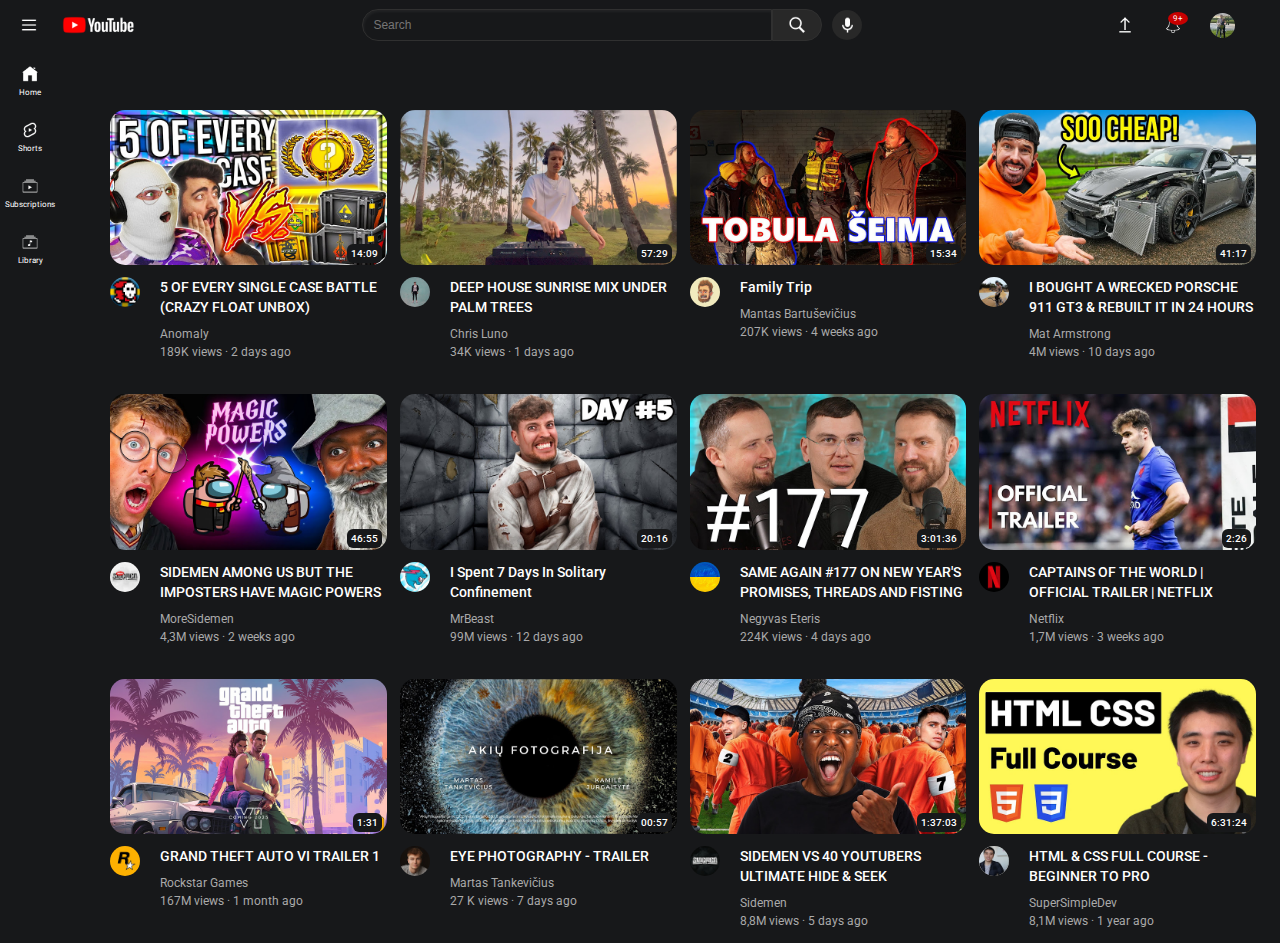
<file: html/index.html>
<!DOCTYPE html>

<html>
  <head>
    
    <link rel="icon" href="../favicon/yt title logo.jpg" type="image/x-icon">
    <title>YouTube</title>
    <link rel="stylesheet" href="../style/video.css">
    <link rel="stylesheet" href="../style/header.css">
    <link rel="stylesheet" href="../style/sidebar.css">
    <link rel="stylesheet" href="../style/general.css">
    <link rel="preconnect" href="https://fonts.googleapis.com">
<link rel="preconnect" href="https://fonts.gstatic.com" crossorigin>
<link href="https://fonts.googleapis.com/css2?family=Roboto:wght@400;500;700&display=swap" rel="stylesheet">
  </head>

  <body>
    <!--Creating Header-->
    <header class="header">
      <div class="left-section">
        <img class="hamburger-menu" src="../icons/hamburger-menu.png">
        <img  class="youtube-logo" src="../icons/youtube-logo.png">
      </div>
      <div class="middle-section">
        <input class="search-bar" type="text" placeholder="Search">
        <button class="search-button">
          <img class="search-icon" src="../icons/search.png">
          <div class="tooltip">Search</div>
        </button>
        <button class="voice-search-button">
          <img class="voice-search-icon" src="../icons/voice-search.png">
          <div class="tooltip">Voice Search</div>
        </button>
      </div>
      <div class="right-section">
        <div class="upload-icon-container">
          <img class="upload-icon" src="../icons/upload.png">
          <div class="tooltip">Upload</div>
        </div>
        <div class="notification-icon-container">
          <img class="notification-icon" src="../icons/notification.png">
          <div class="notifications-count">9+</div>
          <div class="tooltip">Notifications</div>
        </div>
        <img class="current-user-picture" src="../profile/Dominykas Profile.jpg">
      </div>
      </header>
      

    <!--Creating a sidebar-->
    <nav class="sidebar">
      <div class="sidebar-link">
        <img src="../icons/home.png">
        <div>Home</div>
      </div>
      <div class="sidebar-link">
        <img src="../icons/shorts.png">
        <div>Shorts</div>
      </div>
      <div class="sidebar-link">
        <img src="../icons/subscriptions.png">
        <div>Subscriptions</div>
      </div>
      <div class="sidebar-link">
        <img src="../icons/you.png">
        <div>Library</div>
      </div>
    </nav>

    <!--Creating a container for the videos-->
    <main>
      <section class="video-grid">

    <!-- Anomaly part of paragraph -->
    <div class="video-preview">
      <div class="video-row">
        <a href="https://www.youtube.com/watch?v=68UbinkJhzA">
        <img class="img" src="../video/Anomaly.jpg">
      </a>
        <div class="video-time">14:09</div>
      </div>
      <div class="video-info-grid">
        <div class="channel-picture">
           <img class="profile-picture" src="../profile/Anomaly Profile.jpg">
          </div> <div class="video-info">
          <p class="video-title">
          5 OF EVERY SINGLE CASE BATTLE (CRAZY FLOAT UNBOX)
        </p>
        <p class="video-author">
          Anomaly
        </p>
        <p class="video-stats">
          189K views &centerdot; 2 days ago
        </p>
      </div>
        
        
        </div>
      </div>

    <!-- Chris Luno part of paragraph -->
    <div class="video-preview">
      <div class="video-row">
        <a href="https://www.youtube.com/watch?v=sD-FEPismf4&t=2141s">
        <img class="img" src="../video/Chris Luno.jpg">
      </a>
        <div class="video-time">57:29</div>
      </div>
      <div class="video-info-grid">
        <div class="channel-picture">
           <img class="profile-picture" src="../profile/Chris Luno Profile.jpg">
          </div>

        <div class="video-info">
          <p class="video-title">
          DEEP HOUSE SUNRISE MIX UNDER PALM TREES
        </p>
        <p class="video-author">
          Chris Luno
        </p>
        <p class="video-stats">
          34K views &centerdot; 1 days ago
        </p>
      </div>
    </div>
   </div>

   <!-- Mantas Bartuševičius part of paragraph -->
   <div class="video-preview">
    <div class="video-row">
      <a href="https://www.youtube.com/watch?v=LiNlfDOb54E">
      <img class="img" src="../video/Mantas Bartusevičius.jpg">
    </a>
      <div class="video-time">15:34</div>
    </div>
    <div class="video-info-grid">
      <div class="channel-picture">
         <img class="profile-picture" src="../profile/Mantas Bartusevičius Profile.jpg">
        </div> <div class="video-info">
        <p class="video-title">
        Family Trip
      </p>
      <p class="video-author">
        Mantas Bartuševičius
      </p>
      <p class="video-stats">
        207K views &centerdot; 4 weeks ago
      </p>
    </div>
      
      
      </div>
    </div>

  <!-- Mat Armstrong Luno part of paragraph -->
  <div class="video-preview">
    <div class="video-row">
      <a href="https://www.youtube.com/watch?v=NOze-1ygsrQ">
      <img class="img" src="../video/Mat Armstrong.jpg">
    </a>
      <div class="video-time">41:17</div>
    </div>
    <div class="video-info-grid">
      <div class="channel-picture">
         <img class="profile-picture" src="../profile/Mat Armstrong Profile.jpg">
        </div>

      <div class="video-info">
        <p class="video-title">
          I BOUGHT A WRECKED PORSCHE 911 GT3 & REBUILT IT IN 24 HOURS
      </p>
      <p class="video-author">
        Mat Armstrong
      </p>
      <p class="video-stats">
        4M views &centerdot; 10 days ago
      </p>
    </div>
  </div>
 </div>

 <!-- MoreSidemen part of paragraph -->
 <div class="video-preview">
  <div class="video-row">
    <a href="https://www.youtube.com/watch?v=uqv-oC-Izi8">
    <img class="img" src="../video/MoreSidemen.jpg">
  </a>
    <div class="video-time">46:55</div>
  </div>
  <div class="video-info-grid">
    <div class="channel-picture">
       <img class="profile-picture" src="../profile/MoreSidemen Profile.jpg">
      </div> <div class="video-info">
      <p class="video-title">
        SIDEMEN AMONG US BUT THE IMPOSTERS HAVE MAGIC POWERS
    </p>
    <p class="video-author">
      MoreSidemen
    </p>
    <p class="video-stats">
      4,3M views &centerdot; 2 weeks ago
    </p>
  </div>
    
    
    </div>
  </div>

<!-- MrBeast part of paragraph -->
<div class="video-preview">
  <div class="video-row">
    <a href="https://www.youtube.com/watch?v=K_CbgLpvH9E">
    <img class="img" src="../video/MrBeast.jpg">
  </a>
    <div class="video-time">20:16</div>
  </div>
  <div class="video-info-grid">
    <div class="channel-picture">
       <img class="profile-picture" src="../profile/MrBeast Profile.jpg">
      </div>

    <div class="video-info">
      <p class="video-title">
        I Spent 7 Days In Solitary Confinement
    </p>
    <p class="video-author">
      MrBeast
    </p>
    <p class="video-stats">
      99M views &centerdot; 12 days ago
    </p>
  </div>
</div>
</div>

<!-- Negyvas Eteris part of paragraph -->
<div class="video-preview">
  <div class="video-row">
    <a href="https://www.youtube.com/watch?v=PTGDIQ5IWgE&t=43s">
    <img class="img" src="../video/Negyvas Eteris.jpg">
  </a>
    <div class="video-time">3:01:36</div>
  </div>
  <div class="video-info-grid">
    <div class="channel-picture">
       <img class="profile-picture" src="../profile/Negyvas Eteris Profile.jpg">
      </div> <div class="video-info">
      <p class="video-title">
        SAME AGAIN #177 ON NEW YEAR'S PROMISES, THREADS AND FISTING
    </p>
    <p class="video-author">
      Negyvas Eteris
    </p>
    <p class="video-stats">
      224K views &centerdot; 4 days ago
    </p>
  </div>
    
    
    </div>
  </div>

<!-- Netflix part of paragraph -->
<div class="video-preview">
  <div class="video-row">
    <a href="https://www.youtube.com/watch?v=QvbQtARquR8">
    <img class="img" src="../video/Netflix.jpg">
  </a>
    <div class="video-time">2:26</div>
  </div>
  <div class="video-info-grid">
    <div class="channel-picture">
       <img class="profile-picture" src="../profile/Netflix Profile.jpg">
      </div>

    <div class="video-info">
      <p class="video-title">
        CAPTAINS OF THE WORLD | OFFICIAL TRAILER | NETFLIX
    </p>
    <p class="video-author">
      Netflix
    </p>
    <p class="video-stats">
      1,7M views &centerdot; 3 weeks ago
    </p>
  </div>
</div>
</div>

<!-- Rockstar Games part of paragraph -->
<div class="video-preview">
<div class="video-row">
  <a href="https://www.youtube.com/watch?v=QdBZY2fkU-0">
  <img class="img" src="../video/Rockstar Games.jpg">
</a>
  <div class="video-time">1:31</div>
</div>
<div class="video-info-grid">
  <div class="channel-picture">
     <img class="profile-picture" src="../profile/Rockstar Games Profile.jpg">
    </div> <div class="video-info">
    <p class="video-title">
    GRAND THEFT AUTO VI TRAILER 1
  </p>
  <p class="video-author">
    Rockstar Games
  </p>
  <p class="video-stats">
    167M views &centerdot; 1 month ago
  </p>
</div>
  
  
  </div>
</div>

<!-- Martas Tankevičius part of paragraph -->
<div class="video-preview">
<div class="video-row">
  <a href="https://www.youtube.com/watch?v=cSeQ_16Z-Og">
  <img class="img" src="../video/Martas Tankevičius.jpg">
</a>
  <div class="video-time">00:57</div>
</div>
<div class="video-info-grid">
  <div class="channel-picture">
     <img class="profile-picture" src="../profile/Martas Tankevičius Profile.jpg">
    </div>

  <div class="video-info">
    <p class="video-title">
      EYE PHOTOGRAPHY - TRAILER
  </p>
  <p class="video-author">
    Martas Tankevičius
  </p>
  <p class="video-stats">
    27 K views &centerdot; 7 days ago
  </p>
</div>
</div>
</div>

<!-- Sidemen part of paragraph -->
<div class="video-preview">
<div class="video-row">
<a href="https://www.youtube.com/watch?v=Q-mG0bN5FWs">
<img class="img" src="../video/Sidemen.jpg">
</a>
<div class="video-time">1:37:03</div>
</div>
<div class="video-info-grid">
<div class="channel-picture">
   <img class="profile-picture" src="../profile/Sidemen Profile.jpg">
  </div> <div class="video-info">
  <p class="video-title">
  SIDEMEN VS 40 YOUTUBERS ULTIMATE HIDE & SEEK
</p>
<p class="video-author">
  Sidemen
</p>
<p class="video-stats">
  8,8M views &centerdot; 5 days ago
</p>
</div>


</div>
</div>

<!-- SuperSimpleDev part of paragraph -->
<div class="video-preview">
<div class="video-row">
<a href="https://www.youtube.com/watch?v=G3e-cpL7ofc">
<img class="img" src="../video/SuperSimpleDev.jpg">
</a>
<div class="video-time">6:31:24</div>
</div>
<div class="video-info-grid">
<div class="channel-picture">
   <img class="profile-picture" src="../profile/SuperSimpleDev Profile.jpg">
  </div>

<div class="video-info">
  <p class="video-title">
    HTML & CSS FULL COURSE - BEGINNER TO PRO
</p>
<p class="video-author">
  SuperSimpleDev
</p>
<p class="video-stats">
  8,1M views &centerdot; 1 year ago
</p>
</div>
</div>
</div>

      </section>
    </main>
  </body>
</html>
</file>
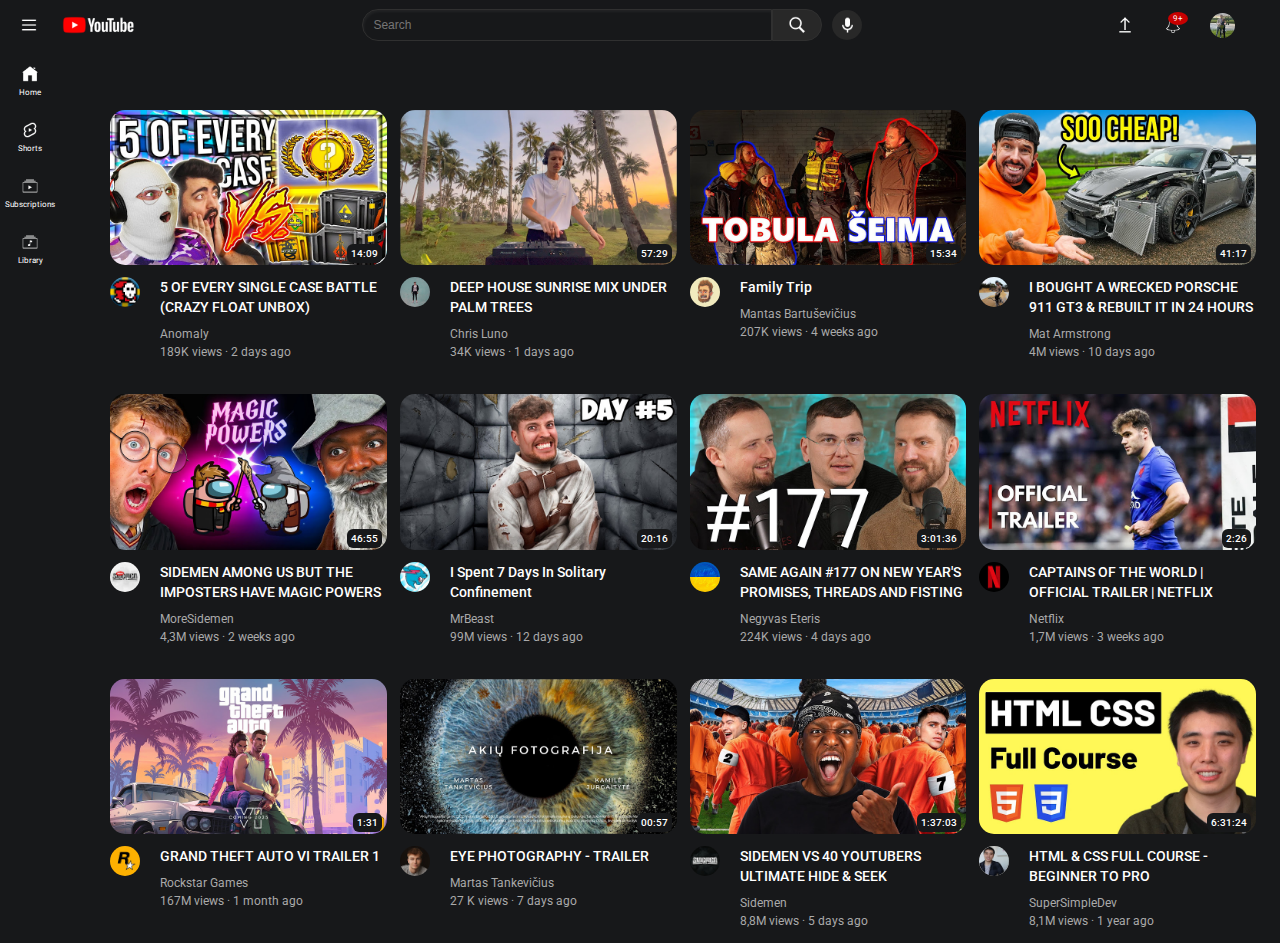
<file: html/youtube.html>
<!DOCTYPE html>

<html>
  <head>
    
    <link rel="icon" href="../favicon/yt title logo.jpg" type="image/x-icon">
    <title>YouTube</title>
    <link rel="stylesheet" href="../style/video.css">
    <link rel="stylesheet" href="../style/header.css">
    <link rel="stylesheet" href="../style/sidebar.css">
    <link rel="stylesheet" href="../style/general.css">
    <link rel="preconnect" href="https://fonts.googleapis.com">
<link rel="preconnect" href="https://fonts.gstatic.com" crossorigin>
<link href="https://fonts.googleapis.com/css2?family=Roboto:wght@400;500;700&display=swap" rel="stylesheet">
  </head>

  <body>
    <!--Creating Header-->
    <header class="header">
      <div class="left-section">
        <img class="hamburger-menu" src="../icons/hamburger-menu.png">
        <img  class="youtube-logo" src="../icons/youtube-logo.png">
      </div>
      <div class="middle-section">
        <input class="search-bar" type="text" placeholder="Search">
        <button class="search-button">
          <img class="search-icon" src="../icons/search.png">
          <div class="tooltip">Search</div>
        </button>
        <button class="voice-search-button">
          <img class="voice-search-icon" src="../icons/voice-search.png">
          <div class="tooltip">Voice Search</div>
        </button>
      </div>
      <div class="right-section">
        <div class="upload-icon-container">
          <img class="upload-icon" src="../icons/upload.png">
          <div class="tooltip">Upload</div>
        </div>
        <div class="notification-icon-container">
          <img class="notification-icon" src="../icons/notification.png">
          <div class="notifications-count">9+</div>
          <div class="tooltip">Notifications</div>
        </div>
        <img class="current-user-picture" src="../profile/Dominykas Profile.jpg">
      </div>
      </header>
      

    <!--Creating a sidebar-->
    <nav class="sidebar">
      <div class="sidebar-link">
        <img src="../icons/home.png">
        <div>Home</div>
      </div>
      <div class="sidebar-link">
        <img src="../icons/shorts.png">
        <div>Shorts</div>
      </div>
      <div class="sidebar-link">
        <img src="../icons/subscriptions.png">
        <div>Subscriptions</div>
      </div>
      <div class="sidebar-link">
        <img src="../icons/you.png">
        <div>Library</div>
      </div>
    </nav>

    <!--Creating a container for the videos-->
    <main>
      <section class="video-grid">

    <!-- Anomaly part of paragraph -->
    <div class="video-preview">
      <div class="video-row">
        <a href="https://www.youtube.com/watch?v=68UbinkJhzA">
        <img class="img" src="../video/Anomaly.jpg">
      </a>
        <div class="video-time">14:09</div>
      </div>
      <div class="video-info-grid">
        <div class="channel-picture">
           <img class="profile-picture" src="../profile/Anomaly Profile.jpg">
          </div> <div class="video-info">
          <p class="video-title">
          5 OF EVERY SINGLE CASE BATTLE (CRAZY FLOAT UNBOX)
        </p>
        <p class="video-author">
          Anomaly
        </p>
        <p class="video-stats">
          189K views &centerdot; 2 days ago
        </p>
      </div>
        
        
        </div>
      </div>

    <!-- Chris Luno part of paragraph -->
    <div class="video-preview">
      <div class="video-row">
        <a href="https://www.youtube.com/watch?v=sD-FEPismf4&t=2141s">
        <img class="img" src="../video/Chris Luno.jpg">
      </a>
        <div class="video-time">57:29</div>
      </div>
      <div class="video-info-grid">
        <div class="channel-picture">
           <img class="profile-picture" src="../profile/Chris Luno Profile.jpg">
          </div>

        <div class="video-info">
          <p class="video-title">
          DEEP HOUSE SUNRISE MIX UNDER PALM TREES
        </p>
        <p class="video-author">
          Chris Luno
        </p>
        <p class="video-stats">
          34K views &centerdot; 1 days ago
        </p>
      </div>
    </div>
   </div>

   <!-- Mantas Bartuševičius part of paragraph -->
   <div class="video-preview">
    <div class="video-row">
      <a href="https://www.youtube.com/watch?v=LiNlfDOb54E">
      <img class="img" src="../video/Mantas Bartusevičius.jpg">
    </a>
      <div class="video-time">15:34</div>
    </div>
    <div class="video-info-grid">
      <div class="channel-picture">
         <img class="profile-picture" src="../profile/Mantas Bartusevičius Profile.jpg">
        </div> <div class="video-info">
        <p class="video-title">
        Family Trip
      </p>
      <p class="video-author">
        Mantas Bartuševičius
      </p>
      <p class="video-stats">
        207K views &centerdot; 4 weeks ago
      </p>
    </div>
      
      
      </div>
    </div>

  <!-- Mat Armstrong Luno part of paragraph -->
  <div class="video-preview">
    <div class="video-row">
      <a href="https://www.youtube.com/watch?v=NOze-1ygsrQ">
      <img class="img" src="../video/Mat Armstrong.jpg">
    </a>
      <div class="video-time">41:17</div>
    </div>
    <div class="video-info-grid">
      <div class="channel-picture">
         <img class="profile-picture" src="../profile/Mat Armstrong Profile.jpg">
        </div>

      <div class="video-info">
        <p class="video-title">
          I BOUGHT A WRECKED PORSCHE 911 GT3 & REBUILT IT IN 24 HOURS
      </p>
      <p class="video-author">
        Mat Armstrong
      </p>
      <p class="video-stats">
        4M views &centerdot; 10 days ago
      </p>
    </div>
  </div>
 </div>

 <!-- MoreSidemen part of paragraph -->
 <div class="video-preview">
  <div class="video-row">
    <a href="https://www.youtube.com/watch?v=uqv-oC-Izi8">
    <img class="img" src="../video/MoreSidemen.jpg">
  </a>
    <div class="video-time">46:55</div>
  </div>
  <div class="video-info-grid">
    <div class="channel-picture">
       <img class="profile-picture" src="../profile/MoreSidemen Profile.jpg">
      </div> <div class="video-info">
      <p class="video-title">
        SIDEMEN AMONG US BUT THE IMPOSTERS HAVE MAGIC POWERS
    </p>
    <p class="video-author">
      MoreSidemen
    </p>
    <p class="video-stats">
      4,3M views &centerdot; 2 weeks ago
    </p>
  </div>
    
    
    </div>
  </div>

<!-- MrBeast part of paragraph -->
<div class="video-preview">
  <div class="video-row">
    <a href="https://www.youtube.com/watch?v=K_CbgLpvH9E">
    <img class="img" src="../video/MrBeast.jpg">
  </a>
    <div class="video-time">20:16</div>
  </div>
  <div class="video-info-grid">
    <div class="channel-picture">
       <img class="profile-picture" src="../profile/MrBeast Profile.jpg">
      </div>

    <div class="video-info">
      <p class="video-title">
        I Spent 7 Days In Solitary Confinement
    </p>
    <p class="video-author">
      MrBeast
    </p>
    <p class="video-stats">
      99M views &centerdot; 12 days ago
    </p>
  </div>
</div>
</div>

<!-- Negyvas Eteris part of paragraph -->
<div class="video-preview">
  <div class="video-row">
    <a href="https://www.youtube.com/watch?v=PTGDIQ5IWgE&t=43s">
    <img class="img" src="../video/Negyvas Eteris.jpg">
  </a>
    <div class="video-time">3:01:36</div>
  </div>
  <div class="video-info-grid">
    <div class="channel-picture">
       <img class="profile-picture" src="../profile/Negyvas Eteris Profile.jpg">
      </div> <div class="video-info">
      <p class="video-title">
        SAME AGAIN #177 ON NEW YEAR'S PROMISES, THREADS AND FISTING
    </p>
    <p class="video-author">
      Negyvas Eteris
    </p>
    <p class="video-stats">
      224K views &centerdot; 4 days ago
    </p>
  </div>
    
    
    </div>
  </div>

<!-- Netflix part of paragraph -->
<div class="video-preview">
  <div class="video-row">
    <a href="https://www.youtube.com/watch?v=QvbQtARquR8">
    <img class="img" src="../video/Netflix.jpg">
  </a>
    <div class="video-time">2:26</div>
  </div>
  <div class="video-info-grid">
    <div class="channel-picture">
       <img class="profile-picture" src="../profile/Netflix Profile.jpg">
      </div>

    <div class="video-info">
      <p class="video-title">
        CAPTAINS OF THE WORLD | OFFICIAL TRAILER | NETFLIX
    </p>
    <p class="video-author">
      Netflix
    </p>
    <p class="video-stats">
      1,7M views &centerdot; 3 weeks ago
    </p>
  </div>
</div>
</div>

<!-- Rockstar Games part of paragraph -->
<div class="video-preview">
<div class="video-row">
  <a href="https://www.youtube.com/watch?v=QdBZY2fkU-0">
  <img class="img" src="../video/Rockstar Games.jpg">
</a>
  <div class="video-time">1:31</div>
</div>
<div class="video-info-grid">
  <div class="channel-picture">
     <img class="profile-picture" src="../profile/Rockstar Games Profile.jpg">
    </div> <div class="video-info">
    <p class="video-title">
    GRAND THEFT AUTO VI TRAILER 1
  </p>
  <p class="video-author">
    Rockstar Games
  </p>
  <p class="video-stats">
    167M views &centerdot; 1 month ago
  </p>
</div>
  
  
  </div>
</div>

<!-- Martas Tankevičius part of paragraph -->
<div class="video-preview">
<div class="video-row">
  <a href="https://www.youtube.com/watch?v=cSeQ_16Z-Og">
  <img class="img" src="../video/Martas Tankevičius.jpg">
</a>
  <div class="video-time">00:57</div>
</div>
<div class="video-info-grid">
  <div class="channel-picture">
     <img class="profile-picture" src="../profile/Martas Tankevičius Profile.jpg">
    </div>

  <div class="video-info">
    <p class="video-title">
      EYE PHOTOGRAPHY - TRAILER
  </p>
  <p class="video-author">
    Martas Tankevičius
  </p>
  <p class="video-stats">
    27 K views &centerdot; 7 days ago
  </p>
</div>
</div>
</div>

<!-- Sidemen part of paragraph -->
<div class="video-preview">
<div class="video-row">
<a href="https://www.youtube.com/watch?v=Q-mG0bN5FWs">
<img class="img" src="../video/Sidemen.jpg">
</a>
<div class="video-time">1:37:03</div>
</div>
<div class="video-info-grid">
<div class="channel-picture">
   <img class="profile-picture" src="../profile/Sidemen Profile.jpg">
  </div> <div class="video-info">
  <p class="video-title">
  SIDEMEN VS 40 YOUTUBERS ULTIMATE HIDE & SEEK
</p>
<p class="video-author">
  Sidemen
</p>
<p class="video-stats">
  8,8M views &centerdot; 5 days ago
</p>
</div>


</div>
</div>

<!-- SuperSimpleDev part of paragraph -->
<div class="video-preview">
<div class="video-row">
<a href="https://www.youtube.com/watch?v=G3e-cpL7ofc">
<img class="img" src="../video/SuperSimpleDev.jpg">
</a>
<div class="video-time">6:31:24</div>
</div>
<div class="video-info-grid">
<div class="channel-picture">
   <img class="profile-picture" src="../profile/SuperSimpleDev Profile.jpg">
  </div>

<div class="video-info">
  <p class="video-title">
    HTML & CSS FULL COURSE - BEGINNER TO PRO
</p>
<p class="video-author">
  SuperSimpleDev
</p>
<p class="video-stats">
  8,1M views &centerdot; 1 year ago
</p>
</div>
</div>
</div>

      </section>
    </main>
  </body>
</html>
</file>
<file: style/video.css>
/*Creating video styling*/

/* Making images as a block */
.img {
  width: 100%;
  border-radius: 15px;
  margin-top: 0;
}

/* Correcting video preview */
.video-title {
  margin-top: 0;
  font-size: 14px;
  font-weight: 500;
  line-height: 20px;
  margin-bottom: 10px;
}

.profile-picture {
  width: 30px;
  border-radius: 50px;
}

.video-row {
  margin-bottom: 8px;
  position: relative;
}

.video-author,
.video-stats {
  font-size: 12px;
  color: rgb(170, 170, 170)
}

.video-author {
  margin-bottom: 4px;
  color: rgb(170, 170, 170)
}

/* Making grids for videos to be in the same line no matter what */
.video-info-grid {
  display: grid;
  grid-template-columns: 50px 1fr;
}

.video-grid {
  display: grid;
  grid-template-columns: 1fr 1fr 1fr;
  row-gap: 35px;
  column-gap: 13px;
  margin-bottom: 15px;
}

@media (max-width: 750px) {
  .video-grid {
    grid-template-columns: 1fr 1fr;
  }
}

@media (min-width: 751px) and (max-width: 999px) {
  .video-grid {
    grid-template-columns: 1fr 1fr 1fr;
  }

}

@media (min-width: 1000px) {
  .video-grid {
    grid-template-columns: 1fr 1fr 1fr 1fr;
  }
}

.video-time {
  font-size: 10px;
  font-weight: 500;
  padding: 4px;
  background-color: rgb(23, 24, 26);
  color: white;
  position: absolute;
  bottom: 6px;
  right: 5px;
  border-radius: 6px;
  
}
</file>
<file: style/header.css>
/* Creating header styling */

/*Creating horizontal layout*/
.header {
  height: 50px;
  display: flex;
  flex-direction: row;
  justify-content: space-between;
  position: fixed;
  top: 0;
  left: 0;
  right: 0;
  background-color: rgb(23, 24, 26);
  z-index: 100;
}


/*Left section of the youtube header*/
.left-section {
  display: flex;
  align-items: center;
}
.hamburger-menu {
  height: 16px;
  margin-left: 21px;
  margin-right: 20px;
  cursor: pointer;
}

.youtube-logo {
  height: 18px;
  margin-left: 5px;
}


/*Middle section of the youtube header*/
.middle-section {
  flex: 1;
  margin-left: 40px;
  margin-right: 35px;
  max-width: 500px;
  display: flex;
  align-items: center;
}

.search-bar {
  flex: 1;
  height: 28px;
  padding-left: 10px;
  font-size: 12px;
  border: 1px solid rgb(48, 48, 48);;
  border-top-left-radius: 18px;
  border-bottom-left-radius: 18px;
  background-color: rgb(23, 24, 26);
  box-shadow: inset 1px 2px 3px rgba(255, 255, 255, 0.05);
  width: 0;
  color: white;
}

.search-bar::placeholder {
  font-size: 12px;
}

.search-button {
  height: 32px;
  width: 50px;
  background-color: rgb(40, 40, 40);
  border-width: 1px;
  border-style: solid;
  border-color: rgb(48, 48, 48);
  border-top-right-radius: 20px;
  border-bottom-right-radius: 20px;
  margin-left: 0.8px;
  margin-right: 10px;
}

.search-button, 
.voice-search-button,
.upload-icon-container,
.notification-icon-container {
  position: relative;
  display: flex;
  justify-content: center;
  align-items: center;
  cursor: pointer;
}

.search-button .tooltip,
.voice-search-button .tooltip,
.upload-icon-container .tooltip,
.notification-icon-container .tooltip {
  position: absolute;
  background-color: gray;
  color: white;
  padding-left: 8px;
  padding-top: 4px;
  padding-bottom: 4px;
  padding-right: 4px;
  border-radius: 2px;
  font-size: 12px;
  bottom: -35px;
  opacity: 0;
  transition: opacity 0.15s;
  pointer-events: none;
  white-space: nowrap;
}

.search-button:hover .tooltip,
.voice-search-button:hover .tooltip,
.upload-icon-container:hover .tooltip,
.notification-icon-container:hover .tooltip{
  opacity: 1;
}

.search-icon {
  height: 18px;
}

.voice-search-button {
  height: 30px;
  width: 30px;
  border-radius: 15px;
  background-color: transparent;
  border: none;
  background-color: rgb(40, 40, 40);
}

.voice-search-icon {
  height: 19px;
}

/*Right section of the youtube header*/
.right-section {
  width: 180px;
  margin-right: 15px;
  display: flex;
  align-items: center;
  justify-content: space-evenly;
  flex-shrink: 0;
}

.upload-icon {
  height: 20px;
}

.notification-icon {
  height: 16px;
}

.notification-icon-container {
  position: relative;
}

.notifications-count {
  position: absolute;
  top: -5px;
  right: -7px;
  background-color: rgb(200, 0, 0);
  color: white;
  font-size: 8px; 
  padding-left: 5px;
  padding-right: 5px;
  padding-top: 2px;
  padding-bottom: 2px;
  border-radius: 50%;
}

.current-user-picture {
  height: 25px;
  border-radius: 16px;
}
</file>
<file: style/sidebar.css>
.sidebar {
  position: fixed;
  left: 0;
  bottom: 0;
  top: 48px;
  background-color: rgb(23, 24, 26);
  width: 60px;
  z-index: 200;
  padding-top: 5px;
}

.sidebar-link {
  height: 56px;
  display: flex;
  justify-content: center;
  align-items: center;
  flex-direction: column;
  cursor: pointer;
}

.sidebar-link:hover {
  background-color: rgb(40, 40, 40);
}

.sidebar-link img {
  height: 16px;
  margin-bottom: 6px;
}

.sidebar-link div {
  font-size: 8px;
}
</file>
<file: style/general.css>
/*General styling*/

/* Setting font for all paragraphs and margins */
p {
  margin-top: 0;
  margin-bottom: 0;
}

body {
  color: white;
  background-color: rgb(23, 24, 26);
  font-family: "Roboto","Arial",sans-serif;
  margin: 0;
  padding-top: 110px;
  padding-left: 110px;
  padding-right: 24px;
}

.title-icon {
  height: 20px;
}
</file>
